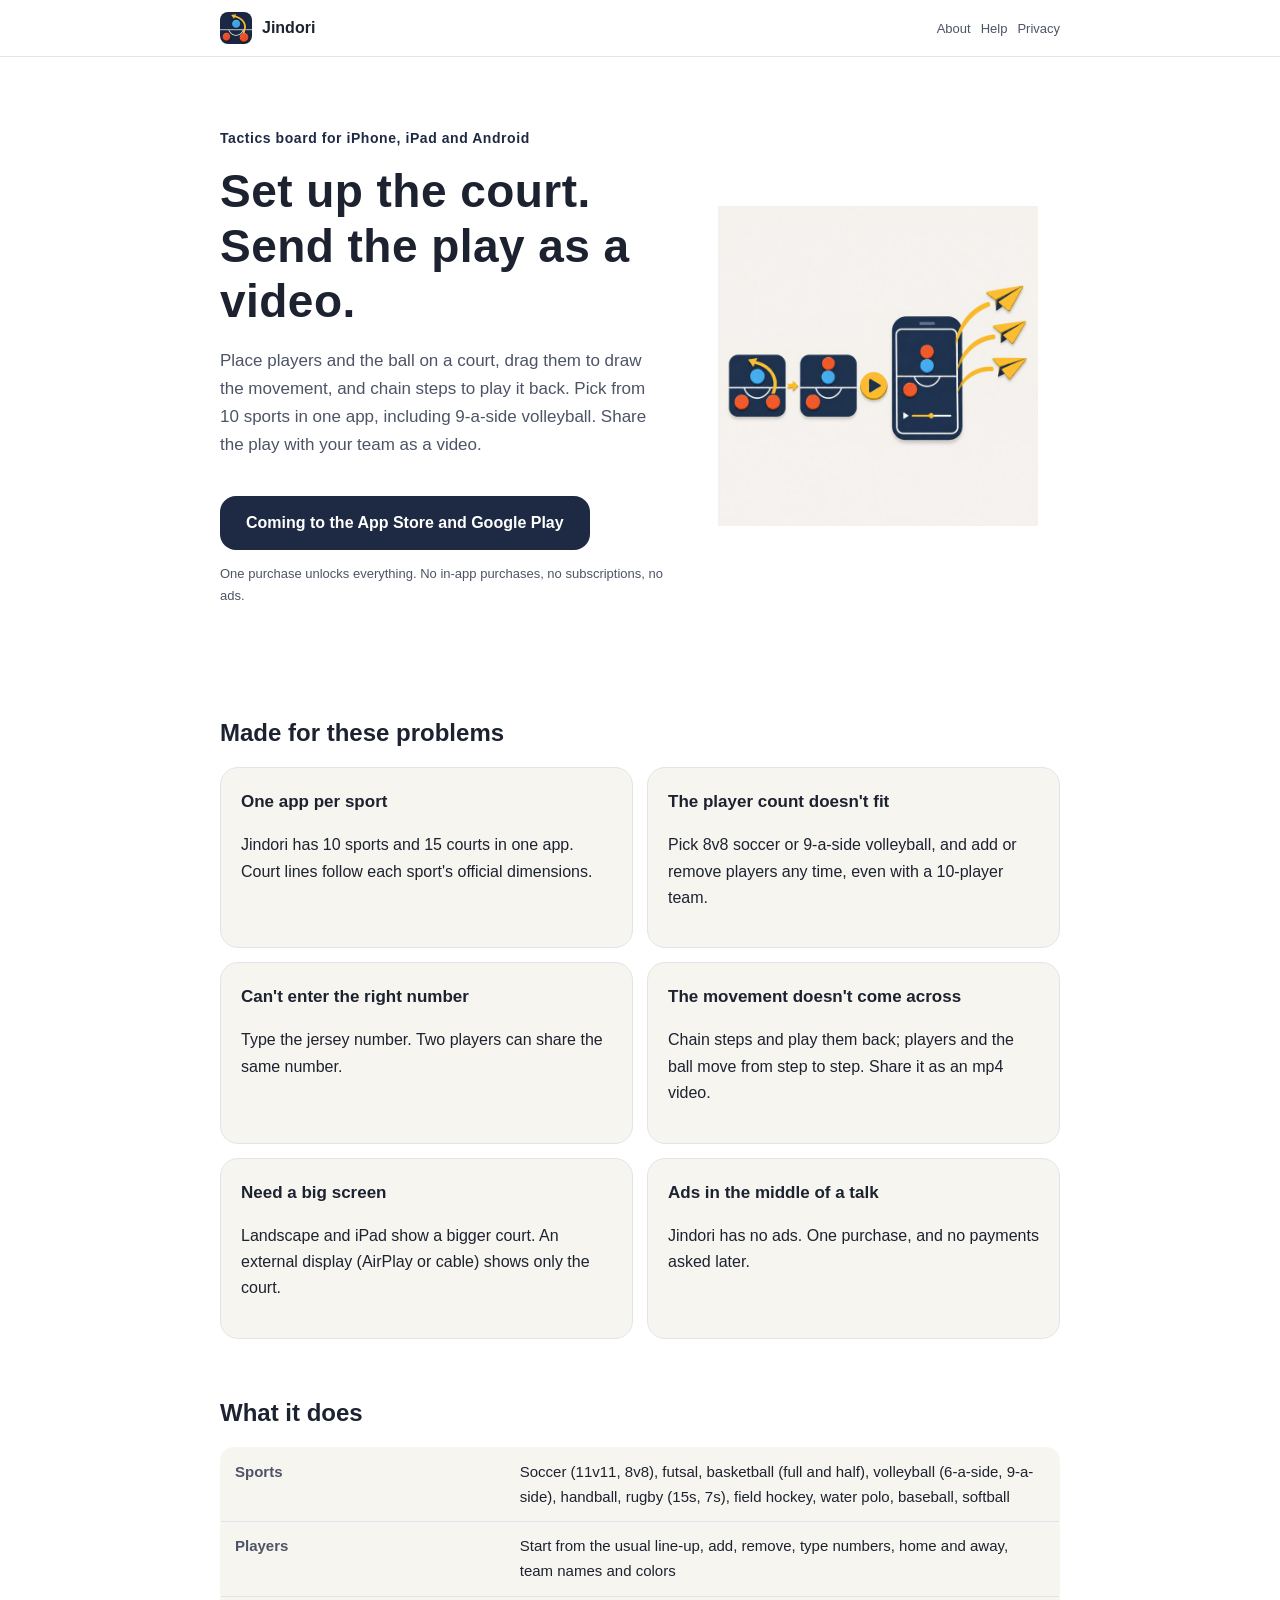
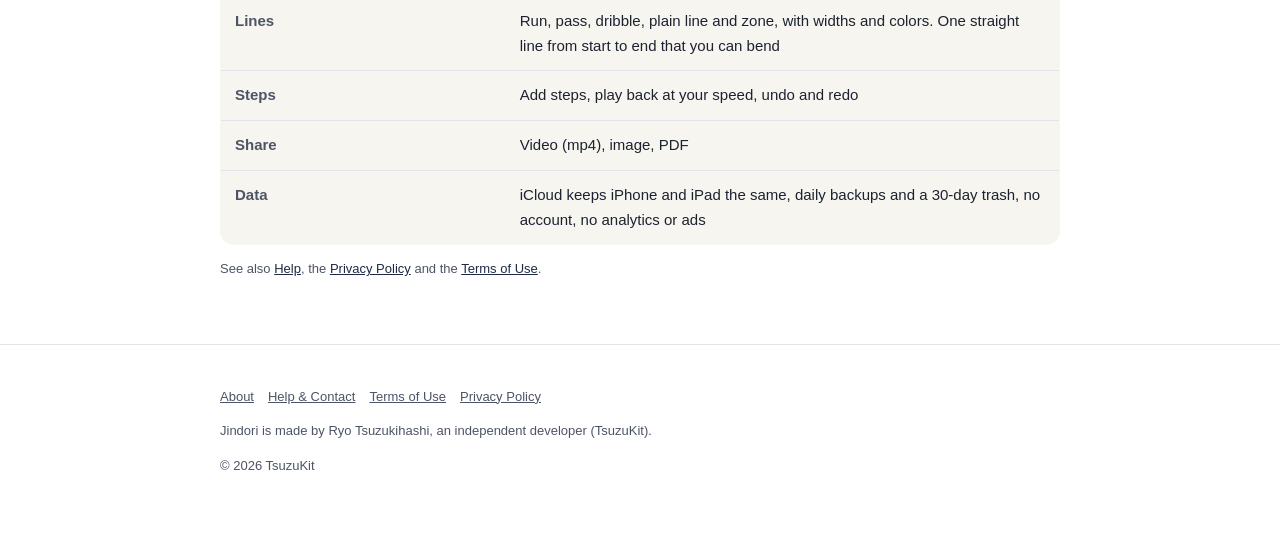
<file: index.html>
<!DOCTYPE html>
<html lang="ja" data-title-ja="じんどり｜1本で10の競技の作戦ボード" data-title-en="Jindori | Tactics board for 10 sports in one app">
<head>
<meta charset="UTF-8">
<meta name="viewport" content="width=device-width, initial-scale=1">
<script>(function(){var l=navigator.languages&&navigator.languages.length?navigator.languages:[navigator.language||"ja"],p="en";for(var i=0;i<l.length;i++){var c=String(l[i]).toLowerCase();if(c.indexOf("ja")===0){p="ja";break}if(c.indexOf("en")===0){p="en";break}}var d=document.documentElement;d.lang=p;var t=d.getAttribute("data-title-"+p);if(t){document.title=t}})();</script>
<title>じんどり｜1本で10の競技の作戦ボード</title>
<meta name="description" content="コートの上に選手とボールを置き、矢印で動きを描いて、場面をつないで見せる作戦ボード。サッカー・バスケ・バレー（9人制も）など10の競技。動きを動画にしてチームに送れる。広告なしの買い切り。 / Place players and the ball on a court, draw the movement and chain steps to show the play. Soccer, basketball, volleyball and more. Share the play as a video. No ads, one purchase.">
<meta property="og:title" content="じんどり｜1本で10の競技の作戦ボード">
<meta property="og:description" content="コートの上に選手とボールを置き、矢印で動きを描いて、場面をつないで見せる作戦ボード。サッカー・バスケ・バレー（9人制も）など10の競技。動きを動画にしてチームに送れる。広告なしの買い切り。">
<meta property="og:type" content="website">
<meta property="og:url" content="https://jindori.tsuzukit.com/">
<meta property="og:image" content="https://jindori.tsuzukit.com/assets/og.jpg">
<link rel="icon" href="assets/icon.png">
<link rel="apple-touch-icon" href="assets/icon.png">
<link rel="stylesheet" href="style.css">
</head>
<body>
<div data-l="ja" lang="ja">
<header class="site"><div class="wrap">
<a class="brand" href="./"><img src="assets/icon.png" alt="" width="32" height="32">じんどり</a>
<nav class="site"><a href="./">紹介</a><a href="support.html">使い方</a><a href="privacy.html">プライバシー</a></nav>
</div></header>
<main class="wrap">
<section class="hero">
<div>
<p class="eyebrow">iPhone・iPad・Android の作戦ボード</p>
<h1>コートに並べて、<br>動きを動画で送る。</h1>
<p class="lead">コートの上に選手とボールを置き、指で動かして矢印を描き、場面をつないで再生します。サッカー・バスケ・バレー（9人制も）など10の競技を、1本の中で選べます。動きは動画にして、チームのメンバーに送れます。</p>
<a class="cta" href="#store" id="store">App Store・Google Play で配信予定</a>
<p class="note">買い切りで全部の機能が使えます。アプリ内課金・サブスクリプション・広告はありません。</p>
</div>
<img src="assets/hero.jpg" alt="コートの場面を再生して、動画をチームに送るイラスト" width="360">
</section>

<h2>こんな困りごとのために</h2>
<div class="grid two">
<div class="card"><h3>競技ごとにアプリが分かれている</h3><p>じんどりは1本で10の競技・15のコートを選べます。コートの線は、各競技の規則の寸法で描いています。</p></div>
<div class="card"><h3>人数が合わない</h3><p>11人制以外も、9人制のバレーも選べます。選手はあとから足したり減らしたりできるので、10人のチームでも使えます。</p></div>
<div class="card"><h3>背番号が入れられない</h3><p>背番号は数字を打って入れます。同じ番号が2人いても入れられます。</p></div>
<div class="card"><h3>動きが伝わらない</h3><p>場面をつないで再生すると、選手とボールが場面から場面へ動きます。動画（mp4）にしてメンバーに送れます。</p></div>
<div class="card"><h3>大きな画面に映したい</h3><p>横向きと iPad ではコートを大きく。外のディスプレイ（AirPlay・ケーブル）にはコートだけを映せます。</p></div>
<div class="card"><h3>説明の途中で広告が出る</h3><p>じんどりに広告はありません。買い切りで、あとから支払いを求めることもありません。</p></div>
</div>

<h2>できること</h2>
<table>
<tr><th>競技</th><td>サッカー（11人制・8人制）・フットサル・バスケットボール（全面・半面）・バレーボール（6人制・9人制）・ハンドボール・ラグビー（15人制・7人制）・ホッケー・水球・野球・ソフトボール</td></tr>
<tr><th>選手</th><td>競技の人数とよくある並びから始める・足す・減らす・背番号を打って入れる・味方と相手・チームに名前と色</td></tr>
<tr><th>線</th><td>走る・パス・ドリブル・ただの線・囲み。太さと色。始めと終わりを結ぶ1本の直線（途中を曲げられる）</td></tr>
<tr><th>場面</th><td>場面を足す・再生（速さを変えられる）・元に戻す・やり直す</td></tr>
<tr><th>送る</th><td>動画（mp4）・画像・PDF</td></tr>
<tr><th>データ</th><td>iCloud で iPhone と iPad をそろえる・毎日の控えとゴミ箱（30日）・アカウントなし・解析と広告なし</td></tr>
</table>
<p class="note"><a href="support.html">使い方</a>・<a href="privacy.html">プライバシーポリシー</a>・<a href="terms.html">利用規約</a>もご覧ください。</p>
</main>
<footer class="site"><div class="wrap">
<p><a href="./">紹介</a><a href="support.html">使い方とお問い合わせ</a><a href="terms.html">利用規約</a><a href="privacy.html">プライバシーポリシー</a></p>
<p>じんどりは、個人開発者の續橋涼（TsuzuKit）が作っているアプリです。</p>
<p>© 2026 TsuzuKit</p>
</div></footer>
</div>
<div data-l="en" lang="en">
<header class="site"><div class="wrap">
<a class="brand" href="./"><img src="assets/icon.png" alt="" width="32" height="32">Jindori</a>
<nav class="site"><a href="./">About</a><a href="support.html">Help</a><a href="privacy.html">Privacy</a></nav>
</div></header>
<main class="wrap">
<section class="hero">
<div>
<p class="eyebrow">Tactics board for iPhone, iPad and Android</p>
<h1>Set up the court.<br>Send the play as a video.</h1>
<p class="lead">Place players and the ball on a court, drag them to draw the movement, and chain steps to play it back. Pick from 10 sports in one app, including 9-a-side volleyball. Share the play with your team as a video.</p>
<a class="cta" href="#store" id="store">Coming to the App Store and Google Play</a>
<p class="note">One purchase unlocks everything. No in-app purchases, no subscriptions, no ads.</p>
</div>
<img src="assets/hero.jpg" alt="Illustration of playing back steps on a court and sending the video to a team" width="360">
</section>

<h2>Made for these problems</h2>
<div class="grid two">
<div class="card"><h3>One app per sport</h3><p>Jindori has 10 sports and 15 courts in one app. Court lines follow each sport's official dimensions.</p></div>
<div class="card"><h3>The player count doesn't fit</h3><p>Pick 8v8 soccer or 9-a-side volleyball, and add or remove players any time, even with a 10-player team.</p></div>
<div class="card"><h3>Can't enter the right number</h3><p>Type the jersey number. Two players can share the same number.</p></div>
<div class="card"><h3>The movement doesn't come across</h3><p>Chain steps and play them back; players and the ball move from step to step. Share it as an mp4 video.</p></div>
<div class="card"><h3>Need a big screen</h3><p>Landscape and iPad show a bigger court. An external display (AirPlay or cable) shows only the court.</p></div>
<div class="card"><h3>Ads in the middle of a talk</h3><p>Jindori has no ads. One purchase, and no payments asked later.</p></div>
</div>

<h2>What it does</h2>
<table>
<tr><th>Sports</th><td>Soccer (11v11, 8v8), futsal, basketball (full and half), volleyball (6-a-side, 9-a-side), handball, rugby (15s, 7s), field hockey, water polo, baseball, softball</td></tr>
<tr><th>Players</th><td>Start from the usual line-up, add, remove, type numbers, home and away, team names and colors</td></tr>
<tr><th>Lines</th><td>Run, pass, dribble, plain line and zone, with widths and colors. One straight line from start to end that you can bend</td></tr>
<tr><th>Steps</th><td>Add steps, play back at your speed, undo and redo</td></tr>
<tr><th>Share</th><td>Video (mp4), image, PDF</td></tr>
<tr><th>Data</th><td>iCloud keeps iPhone and iPad the same, daily backups and a 30-day trash, no account, no analytics or ads</td></tr>
</table>
<p class="note">See also <a href="support.html">Help</a>, the <a href="privacy.html">Privacy Policy</a> and the <a href="terms.html">Terms of Use</a>.</p>
</main>
<footer class="site"><div class="wrap">
<p><a href="./">About</a><a href="support.html">Help & Contact</a><a href="terms.html">Terms of Use</a><a href="privacy.html">Privacy Policy</a></p>
<p>Jindori is made by Ryo Tsuzukihashi, an independent developer (TsuzuKit).</p>
<p>© 2026 TsuzuKit</p>
</div></footer>
</div>
</body>
</html>
</file>
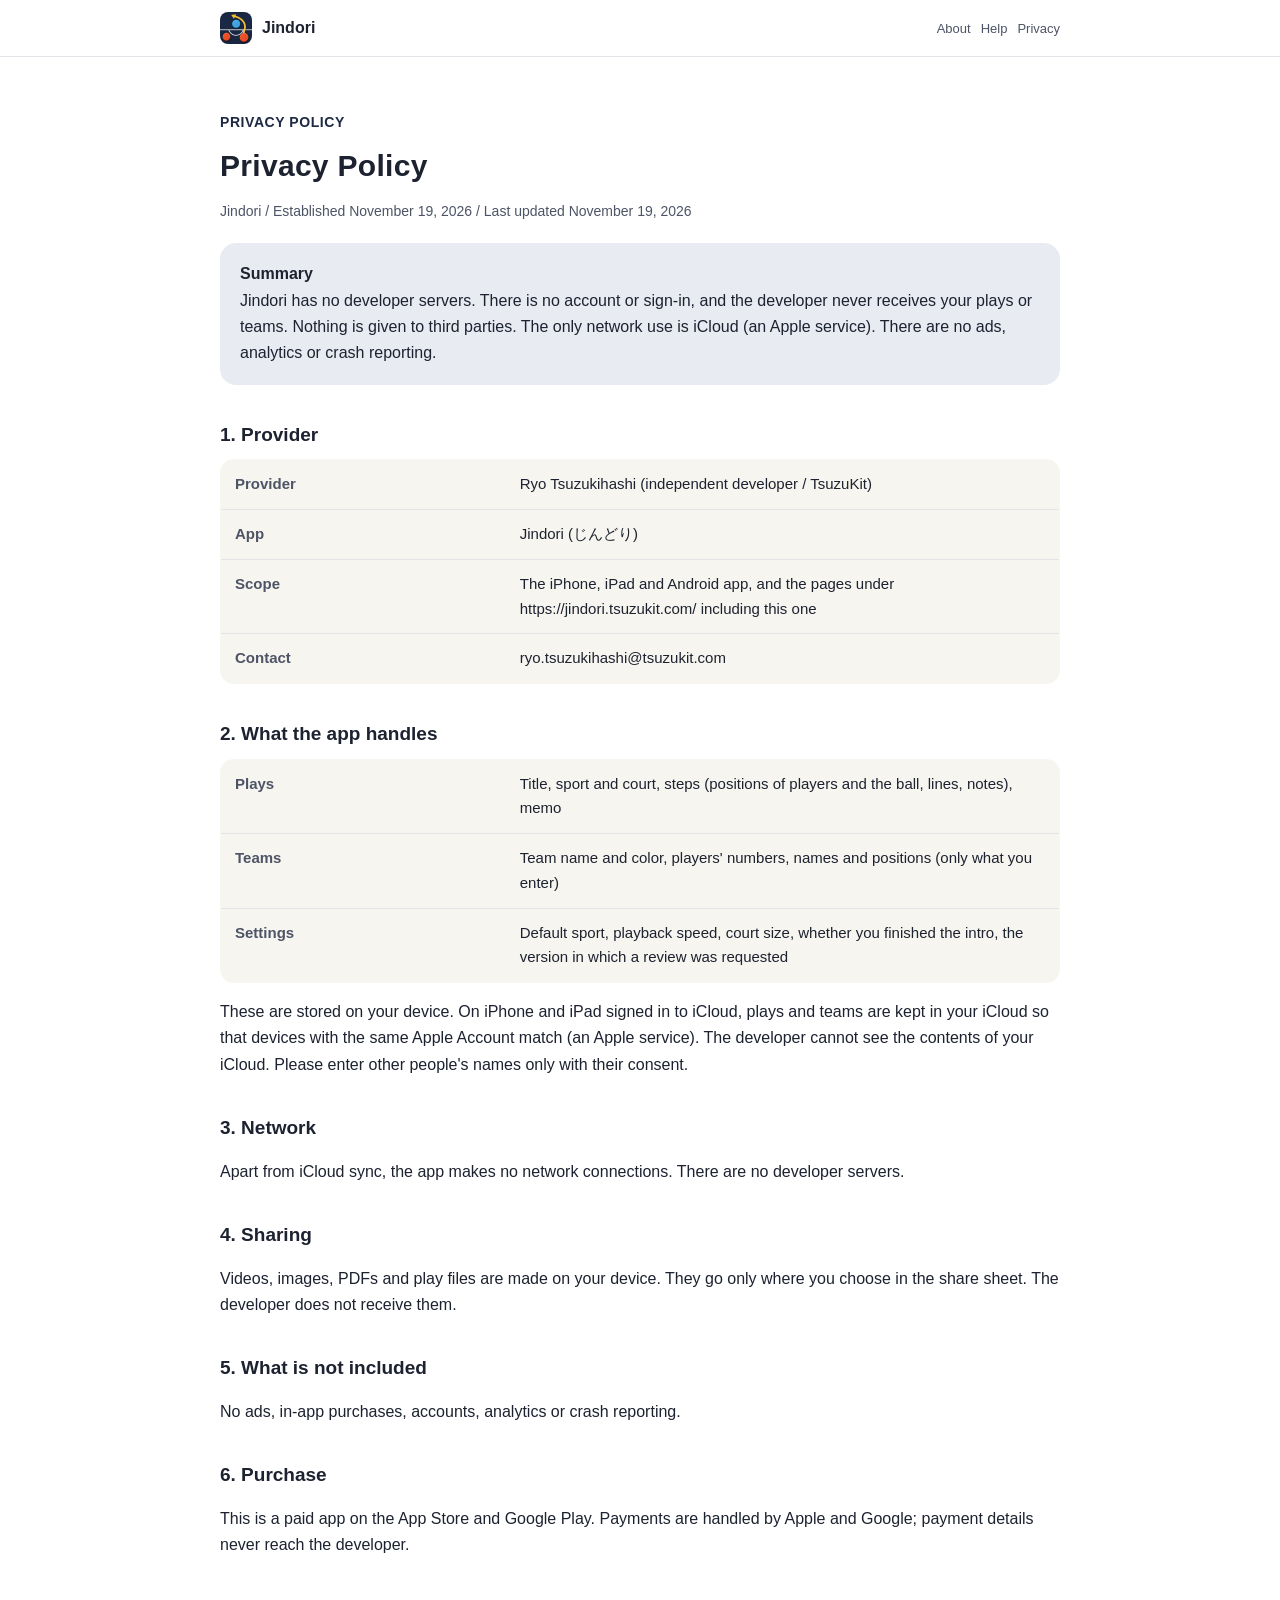
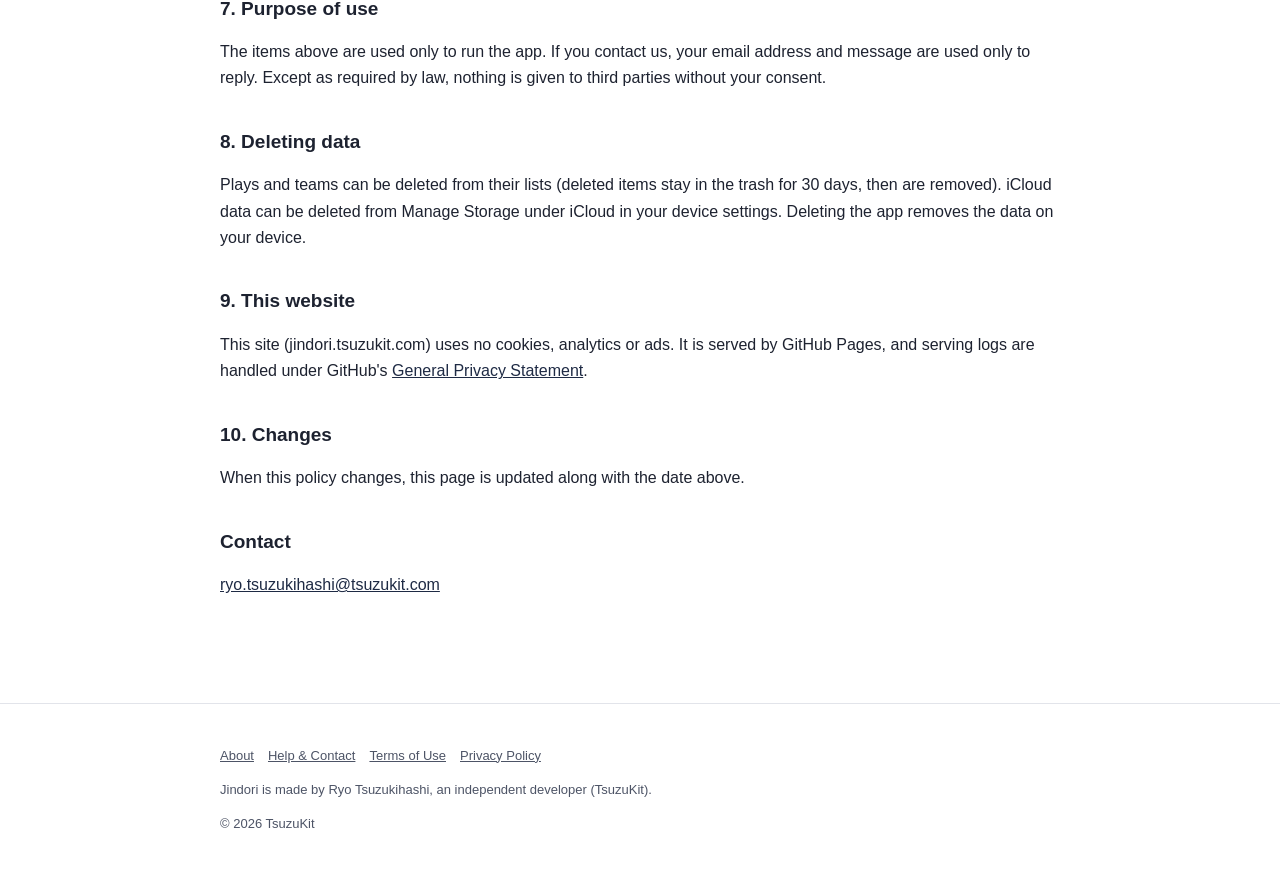
<file: privacy.html>
<!DOCTYPE html>
<html lang="ja" data-title-ja="プライバシーポリシー - じんどり" data-title-en="Privacy Policy - Jindori">
<head>
<meta charset="UTF-8">
<meta name="viewport" content="width=device-width, initial-scale=1">
<script>(function(){var l=navigator.languages&&navigator.languages.length?navigator.languages:[navigator.language||"ja"],p="en";for(var i=0;i<l.length;i++){var c=String(l[i]).toLowerCase();if(c.indexOf("ja")===0){p="ja";break}if(c.indexOf("en")===0){p="en";break}}var d=document.documentElement;d.lang=p;var t=d.getAttribute("data-title-"+p);if(t){document.title=t}})();</script>
<title>プライバシーポリシー - じんどり</title>
<meta name="description" content="じんどりのプライバシーポリシー。開発者は個人情報を集めません。通信は iCloud だけです。 / Privacy Policy for Jindori. The developer collects no personal information. The only network use is iCloud.">
<meta property="og:title" content="プライバシーポリシー - じんどり">
<meta property="og:description" content="じんどりのプライバシーポリシー。開発者は個人情報を集めません。通信は iCloud だけです。">
<meta property="og:type" content="website">
<meta property="og:url" content="https://jindori.tsuzukit.com/privacy.html">
<meta property="og:image" content="https://jindori.tsuzukit.com/assets/og.jpg">
<link rel="icon" href="assets/icon.png">
<link rel="apple-touch-icon" href="assets/icon.png">
<link rel="stylesheet" href="style.css">
</head>
<body>
<div data-l="ja" lang="ja">
<header class="site"><div class="wrap">
<a class="brand" href="./"><img src="assets/icon.png" alt="" width="32" height="32">じんどり</a>
<nav class="site"><a href="./">紹介</a><a href="support.html">使い方</a><a href="privacy.html">プライバシー</a></nav>
</div></header>
<main class="wrap">
<article class="doc">
<p class="eyebrow">PRIVACY POLICY</p>
<h1>プライバシーポリシー</h1>
<p class="meta">じんどり／制定日 2026年11月19日／改定日 2026年11月19日</p>
<div class="summary"><strong>このポリシーの要旨</strong><br>じんどりは、開発者のサーバーを持たないアプリです。アカウント登録やログインはなく、開発者があなたの作戦やチームの記録を受け取ることはありません。第三者に渡すこともありません。通信は iCloud（Apple のサービス）だけです。広告、分析ツール、クラッシュを報告する仕組みは入れていません。</div>
<h2>1. 提供者</h2>
<table>
<tr><th>提供者</th><td>續橋涼（個人開発者 / TsuzuKit）</td></tr>
<tr><th>アプリ名</th><td>じんどり（英語名 Jindori）</td></tr>
<tr><th>対象</th><td>iPhone・iPad・Android 向けアプリと、このページを含む https://jindori.tsuzukit.com/ 配下のページ</td></tr>
<tr><th>連絡先</th><td>ryo.tsuzukihashi@tsuzukit.com</td></tr>
</table>
<h2>2. アプリが扱うもの</h2>
<table>
<tr><th>作戦</th><td>題・競技とコート・場面（選手とボールの位置・線・一言）・メモ</td></tr>
<tr><th>チーム</th><td>チームの名前と色・選手の背番号・名前・ポジション（どれもあなたが入れたものだけ）</td></tr>
<tr><th>アプリの設定</th><td>既定の競技・再生の速さ・コートの大きさ・案内を終えたかどうか・レビューのお願いを出した版</td></tr>
</table>
<p>これらは端末の中に保存します。iCloud に入っている iPhone・iPad では、作戦とチームをあなたの iCloud に置き、同じ Apple アカウントの端末でそろえます（Apple のサービス）。開発者は、あなたの iCloud の中身を見ることはできません。選手の名前を入れるときは、その人の了解のうえで入れてください。</p>
<h2>3. 通信</h2>
<p>iCloud との同期のほかに、通信はしません。開発者のサーバーはありません。</p>
<h2>4. 書き出し</h2>
<p>動画・画像・PDF・作戦のファイルは端末の中で作ります。送り先は、あなたが共有の画面で選んだアプリやサービスです。開発者には届きません。</p>
<h2>5. 入れていないもの</h2>
<p>広告・アプリ内課金・アカウント登録・分析ツール・クラッシュの報告は入れていません。</p>
<h2>6. 購入</h2>
<p>本アプリは App Store と Google Play の有料アプリです。お支払いは Apple・Google が処理し、支払いの情報は開発者には届きません。</p>
<h2>7. 情報を使う目的</h2>
<p>上のものは、アプリを動かすためだけに使います。お問い合わせをいただいたときは、メールアドレスと内容をお返事のためだけに使います。法令にもとづく場合を除き、本人の同意なく第三者に渡すことはありません。</p>
<h2>8. 消したいとき</h2>
<p>作戦とチームは、それぞれの一覧から消せます（消したものはゴミ箱に30日残り、そのあと消えます）。iCloud の記録は、端末の設定の iCloud の「ストレージを管理」から消せます。アプリを消すと、端末の中のデータは消えます。</p>
<h2>9. このウェブサイトについて</h2>
<p>このサイト（jindori.tsuzukit.com）は、Cookie も、アクセスを計測する仕組みも、広告も使っていません。サイトは GitHub Pages で配信しており、配信の記録は GitHub の <a href="https://docs.github.com/ja/site-policy/privacy-policies/github-general-privacy-statement">プライバシーについての声明</a> に沿って扱われます。</p>
<h2>10. 改定</h2>
<p>このポリシーを変えるときは、このページを書きかえ、上の改定日を新しくします。</p>
<h2>お問い合わせ</h2>
<p><a href="mailto:ryo.tsuzukihashi@tsuzukit.com">ryo.tsuzukihashi@tsuzukit.com</a></p>
</article>
</main>
<footer class="site"><div class="wrap">
<p><a href="./">紹介</a><a href="support.html">使い方とお問い合わせ</a><a href="terms.html">利用規約</a><a href="privacy.html">プライバシーポリシー</a></p>
<p>じんどりは、個人開発者の續橋涼（TsuzuKit）が作っているアプリです。</p>
<p>© 2026 TsuzuKit</p>
</div></footer>
</div>
<div data-l="en" lang="en">
<header class="site"><div class="wrap">
<a class="brand" href="./"><img src="assets/icon.png" alt="" width="32" height="32">Jindori</a>
<nav class="site"><a href="./">About</a><a href="support.html">Help</a><a href="privacy.html">Privacy</a></nav>
</div></header>
<main class="wrap">
<article class="doc">
<p class="eyebrow">PRIVACY POLICY</p>
<h1>Privacy Policy</h1>
<p class="meta">Jindori / Established November 19, 2026 / Last updated November 19, 2026</p>
<div class="summary"><strong>Summary</strong><br>Jindori has no developer servers. There is no account or sign-in, and the developer never receives your plays or teams. Nothing is given to third parties. The only network use is iCloud (an Apple service). There are no ads, analytics or crash reporting.</div>
<h2>1. Provider</h2>
<table>
<tr><th>Provider</th><td>Ryo Tsuzukihashi (independent developer / TsuzuKit)</td></tr>
<tr><th>App</th><td>Jindori (じんどり)</td></tr>
<tr><th>Scope</th><td>The iPhone, iPad and Android app, and the pages under https://jindori.tsuzukit.com/ including this one</td></tr>
<tr><th>Contact</th><td>ryo.tsuzukihashi@tsuzukit.com</td></tr>
</table>
<h2>2. What the app handles</h2>
<table>
<tr><th>Plays</th><td>Title, sport and court, steps (positions of players and the ball, lines, notes), memo</td></tr>
<tr><th>Teams</th><td>Team name and color, players' numbers, names and positions (only what you enter)</td></tr>
<tr><th>Settings</th><td>Default sport, playback speed, court size, whether you finished the intro, the version in which a review was requested</td></tr>
</table>
<p>These are stored on your device. On iPhone and iPad signed in to iCloud, plays and teams are kept in your iCloud so that devices with the same Apple Account match (an Apple service). The developer cannot see the contents of your iCloud. Please enter other people's names only with their consent.</p>
<h2>3. Network</h2>
<p>Apart from iCloud sync, the app makes no network connections. There are no developer servers.</p>
<h2>4. Sharing</h2>
<p>Videos, images, PDFs and play files are made on your device. They go only where you choose in the share sheet. The developer does not receive them.</p>
<h2>5. What is not included</h2>
<p>No ads, in-app purchases, accounts, analytics or crash reporting.</p>
<h2>6. Purchase</h2>
<p>This is a paid app on the App Store and Google Play. Payments are handled by Apple and Google; payment details never reach the developer.</p>
<h2>7. Purpose of use</h2>
<p>The items above are used only to run the app. If you contact us, your email address and message are used only to reply. Except as required by law, nothing is given to third parties without your consent.</p>
<h2>8. Deleting data</h2>
<p>Plays and teams can be deleted from their lists (deleted items stay in the trash for 30 days, then are removed). iCloud data can be deleted from Manage Storage under iCloud in your device settings. Deleting the app removes the data on your device.</p>
<h2>9. This website</h2>
<p>This site (jindori.tsuzukit.com) uses no cookies, analytics or ads. It is served by GitHub Pages, and serving logs are handled under GitHub's <a href="https://docs.github.com/en/site-policy/privacy-policies/github-general-privacy-statement">General Privacy Statement</a>.</p>
<h2>10. Changes</h2>
<p>When this policy changes, this page is updated along with the date above.</p>
<h2>Contact</h2>
<p><a href="mailto:ryo.tsuzukihashi@tsuzukit.com">ryo.tsuzukihashi@tsuzukit.com</a></p>
</article>
</main>
<footer class="site"><div class="wrap">
<p><a href="./">About</a><a href="support.html">Help & Contact</a><a href="terms.html">Terms of Use</a><a href="privacy.html">Privacy Policy</a></p>
<p>Jindori is made by Ryo Tsuzukihashi, an independent developer (TsuzuKit).</p>
<p>© 2026 TsuzuKit</p>
</div></footer>
</div>
</body>
</html>
</file>
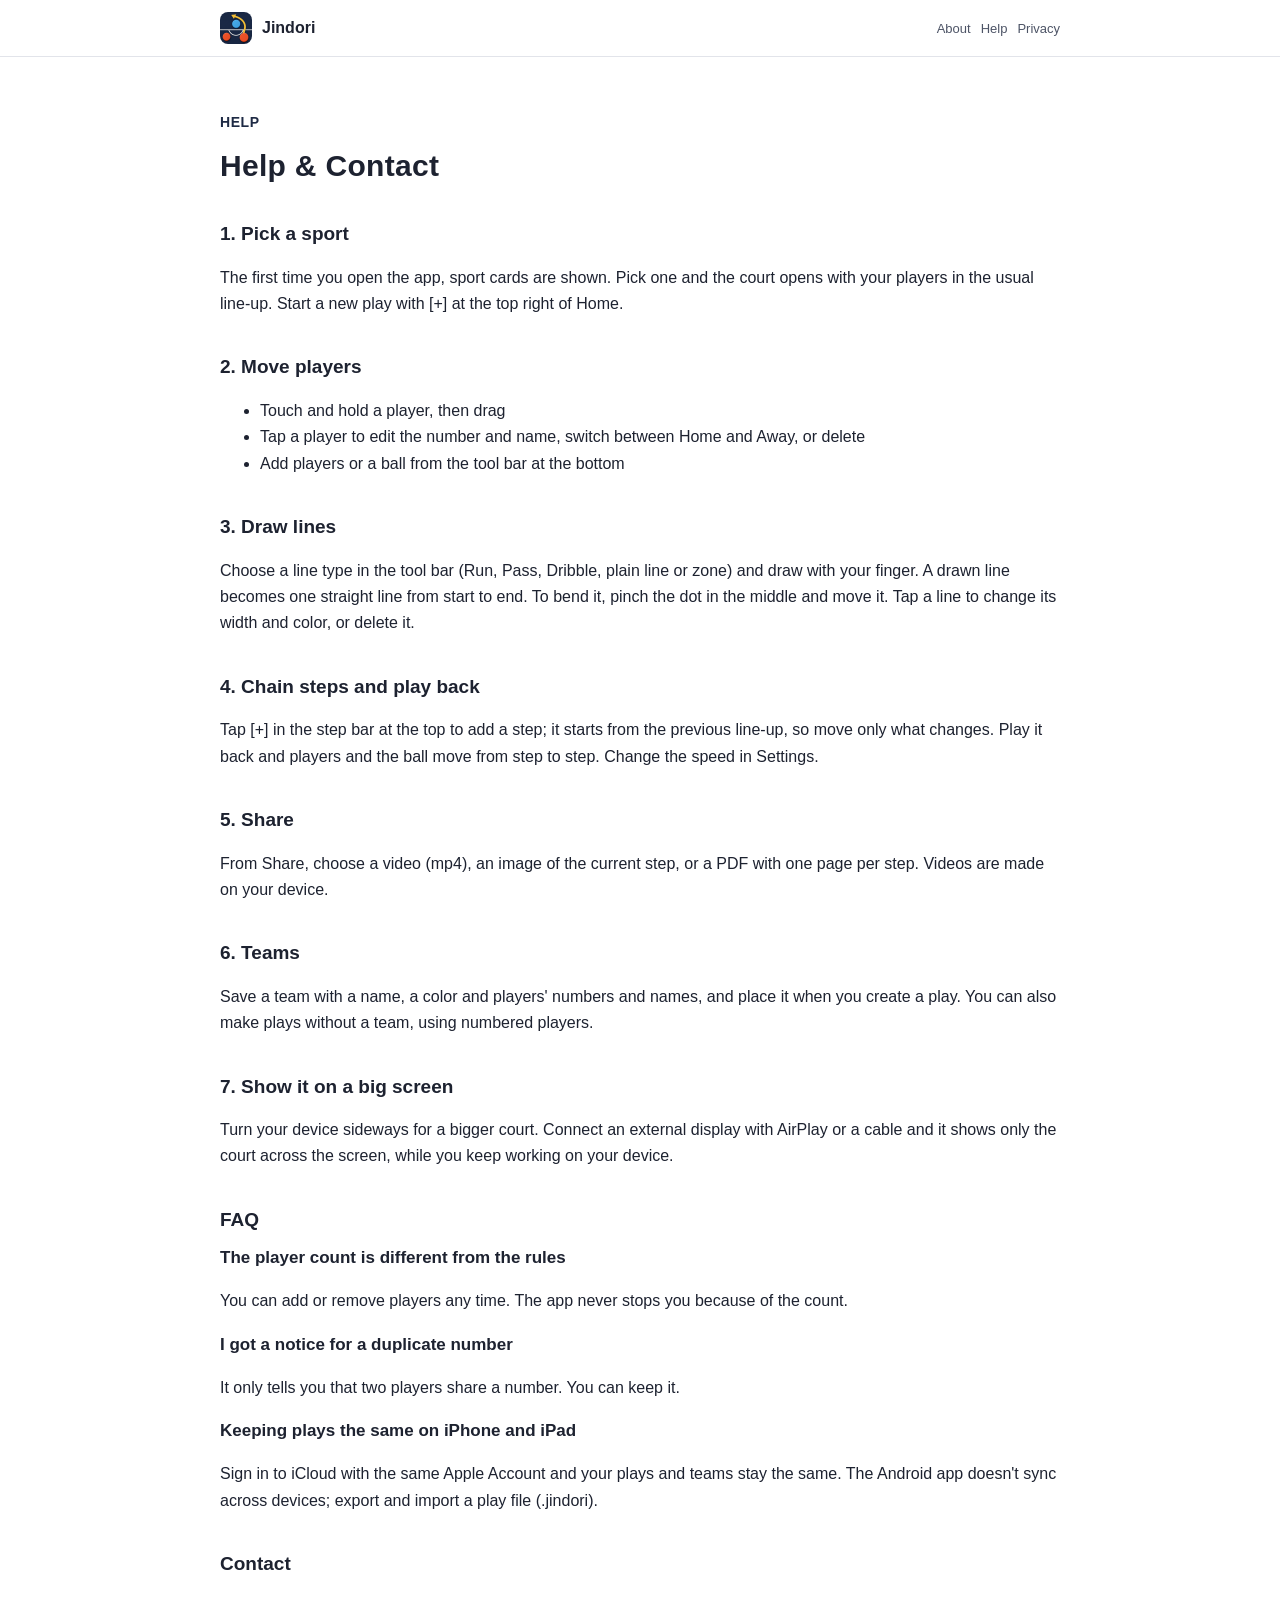
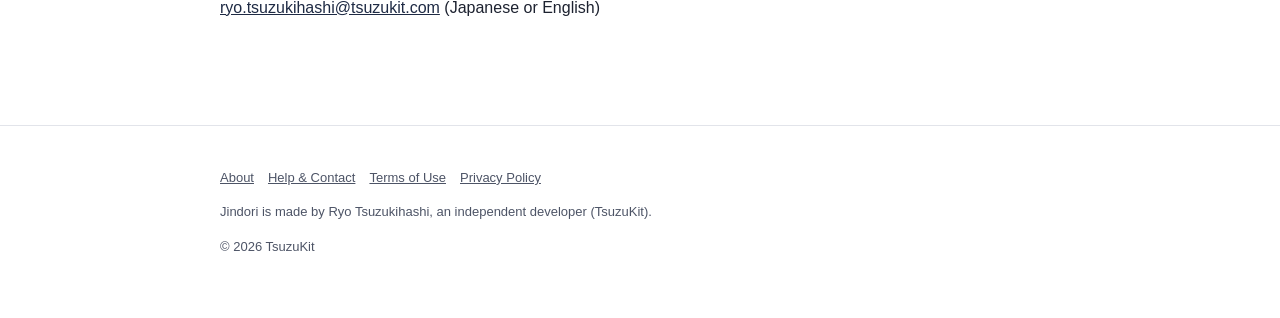
<file: support.html>
<!DOCTYPE html>
<html lang="ja" data-title-ja="使い方とお問い合わせ - じんどり" data-title-en="Help &amp; Contact - Jindori">
<head>
<meta charset="UTF-8">
<meta name="viewport" content="width=device-width, initial-scale=1">
<script>(function(){var l=navigator.languages&&navigator.languages.length?navigator.languages:[navigator.language||"ja"],p="en";for(var i=0;i<l.length;i++){var c=String(l[i]).toLowerCase();if(c.indexOf("ja")===0){p="ja";break}if(c.indexOf("en")===0){p="en";break}}var d=document.documentElement;d.lang=p;var t=d.getAttribute("data-title-"+p);if(t){document.title=t}})();</script>
<title>使い方とお問い合わせ - じんどり</title>
<meta name="description" content="じんどりの使い方（競技を選ぶ・選手を動かす・線・場面と再生・書き出し・チーム）とよくあるご質問、お問い合わせ。 / How to use Jindori (choosing a sport, moving players, lines, steps and playback, sharing, teams), FAQ and contact.">
<meta property="og:title" content="使い方とお問い合わせ - じんどり">
<meta property="og:description" content="じんどりの使い方（競技を選ぶ・選手を動かす・線・場面と再生・書き出し・チーム）とよくあるご質問、お問い合わせ。">
<meta property="og:type" content="website">
<meta property="og:url" content="https://jindori.tsuzukit.com/support.html">
<meta property="og:image" content="https://jindori.tsuzukit.com/assets/og.jpg">
<link rel="icon" href="assets/icon.png">
<link rel="apple-touch-icon" href="assets/icon.png">
<link rel="stylesheet" href="style.css">
</head>
<body>
<div data-l="ja" lang="ja">
<header class="site"><div class="wrap">
<a class="brand" href="./"><img src="assets/icon.png" alt="" width="32" height="32">じんどり</a>
<nav class="site"><a href="./">紹介</a><a href="support.html">使い方</a><a href="privacy.html">プライバシー</a></nav>
</div></header>
<main class="wrap">
<article class="doc">
<p class="eyebrow">HELP</p>
<h1>使い方とお問い合わせ</h1>
<h2>1. 競技を選ぶ</h2>
<p>はじめて開くと、競技の札が並びます。1つ選ぶと、その競技のコートに、味方の選手が人数ぶんよくある並びで置かれます。新しい作戦はホームの右上の［＋］から作ります。</p>
<h2>2. 選手を動かす</h2>
<ul>
<li>選手を長押しして引っぱると動きます</li>
<li>選手を押すと、背番号と名前を直す・味方と相手を入れかえる・消す、が選べます</li>
<li>下の道具の帯から、選手やボールを足せます</li>
</ul>
<h2>3. 線を引く</h2>
<p>道具の帯で線の種類（走る・パス・ドリブル・ただの線・囲み）を選び、指で引きます。引いた線は始めと終わりを結ぶ1本の直線になります。曲げたいときは、線の真ん中の点をつまんで動かします。線を押すと、太さと色を変えたり消したりできます。</p>
<h2>4. 場面をつないで再生する</h2>
<p>上の場面の帯の［＋］で場面を足すと、前の場面の並びから始まります。動かしたいものだけ動かしてください。再生すると、選手とボールが場面から場面へ動きます。速さは設定で変えられます。</p>
<h2>5. 送る</h2>
<p>作戦の共有から、動画（mp4）・画像（今の場面）・PDF（場面ごとに1ページ）を選べます。動画は端末の中で作ります。</p>
<h2>6. チーム</h2>
<p>チームに名前と色、選手の背番号と名前を登録しておくと、作戦を作るときにそのチームを置けます。チームが無くても、背番号だけの選手で作れます。</p>
<h2>7. 大きな画面に映す</h2>
<p>端末を横にすると、コートが大きくなります。AirPlay やケーブルで外のディスプレイにつなぐと、外にはコートだけを横いっぱいに映し、手元の端末では今までどおり動かせます。</p>
<h2>よくあるご質問</h2>
<h3>人数が競技の決まりと違います</h3>
<p>選手はいつでも足したり減らしたりできます。人数の決まりで止めることはありません。</p>
<h3>同じ背番号を入れたら注意が出ました</h3>
<p>同じ番号が2人いることを知らせるだけで、そのまま入れられます。</p>
<h3>iPhone と iPad で作戦をそろえたい</h3>
<p>同じ Apple アカウントで iCloud に入っていれば、作戦とチームがそろいます。Android 版は端末をまたいだ同期をしないので、作戦のファイル（.jindori）で書き出して読みこんでください。</p>
<h2>お問い合わせ</h2>
<p><a href="mailto:ryo.tsuzukihashi@tsuzukit.com">ryo.tsuzukihashi@tsuzukit.com</a>（日本語・英語）</p>
</article>
</main>
<footer class="site"><div class="wrap">
<p><a href="./">紹介</a><a href="support.html">使い方とお問い合わせ</a><a href="terms.html">利用規約</a><a href="privacy.html">プライバシーポリシー</a></p>
<p>じんどりは、個人開発者の續橋涼（TsuzuKit）が作っているアプリです。</p>
<p>© 2026 TsuzuKit</p>
</div></footer>
</div>
<div data-l="en" lang="en">
<header class="site"><div class="wrap">
<a class="brand" href="./"><img src="assets/icon.png" alt="" width="32" height="32">Jindori</a>
<nav class="site"><a href="./">About</a><a href="support.html">Help</a><a href="privacy.html">Privacy</a></nav>
</div></header>
<main class="wrap">
<article class="doc">
<p class="eyebrow">HELP</p>
<h1>Help &amp; Contact</h1>
<h2>1. Pick a sport</h2>
<p>The first time you open the app, sport cards are shown. Pick one and the court opens with your players in the usual line-up. Start a new play with [+] at the top right of Home.</p>
<h2>2. Move players</h2>
<ul>
<li>Touch and hold a player, then drag</li>
<li>Tap a player to edit the number and name, switch between Home and Away, or delete</li>
<li>Add players or a ball from the tool bar at the bottom</li>
</ul>
<h2>3. Draw lines</h2>
<p>Choose a line type in the tool bar (Run, Pass, Dribble, plain line or zone) and draw with your finger. A drawn line becomes one straight line from start to end. To bend it, pinch the dot in the middle and move it. Tap a line to change its width and color, or delete it.</p>
<h2>4. Chain steps and play back</h2>
<p>Tap [+] in the step bar at the top to add a step; it starts from the previous line-up, so move only what changes. Play it back and players and the ball move from step to step. Change the speed in Settings.</p>
<h2>5. Share</h2>
<p>From Share, choose a video (mp4), an image of the current step, or a PDF with one page per step. Videos are made on your device.</p>
<h2>6. Teams</h2>
<p>Save a team with a name, a color and players' numbers and names, and place it when you create a play. You can also make plays without a team, using numbered players.</p>
<h2>7. Show it on a big screen</h2>
<p>Turn your device sideways for a bigger court. Connect an external display with AirPlay or a cable and it shows only the court across the screen, while you keep working on your device.</p>
<h2>FAQ</h2>
<h3>The player count is different from the rules</h3>
<p>You can add or remove players any time. The app never stops you because of the count.</p>
<h3>I got a notice for a duplicate number</h3>
<p>It only tells you that two players share a number. You can keep it.</p>
<h3>Keeping plays the same on iPhone and iPad</h3>
<p>Sign in to iCloud with the same Apple Account and your plays and teams stay the same. The Android app doesn't sync across devices; export and import a play file (.jindori).</p>
<h2>Contact</h2>
<p><a href="mailto:ryo.tsuzukihashi@tsuzukit.com">ryo.tsuzukihashi@tsuzukit.com</a> (Japanese or English)</p>
</article>
</main>
<footer class="site"><div class="wrap">
<p><a href="./">About</a><a href="support.html">Help & Contact</a><a href="terms.html">Terms of Use</a><a href="privacy.html">Privacy Policy</a></p>
<p>Jindori is made by Ryo Tsuzukihashi, an independent developer (TsuzuKit).</p>
<p>© 2026 TsuzuKit</p>
</div></footer>
</div>
</body>
</html>
</file>
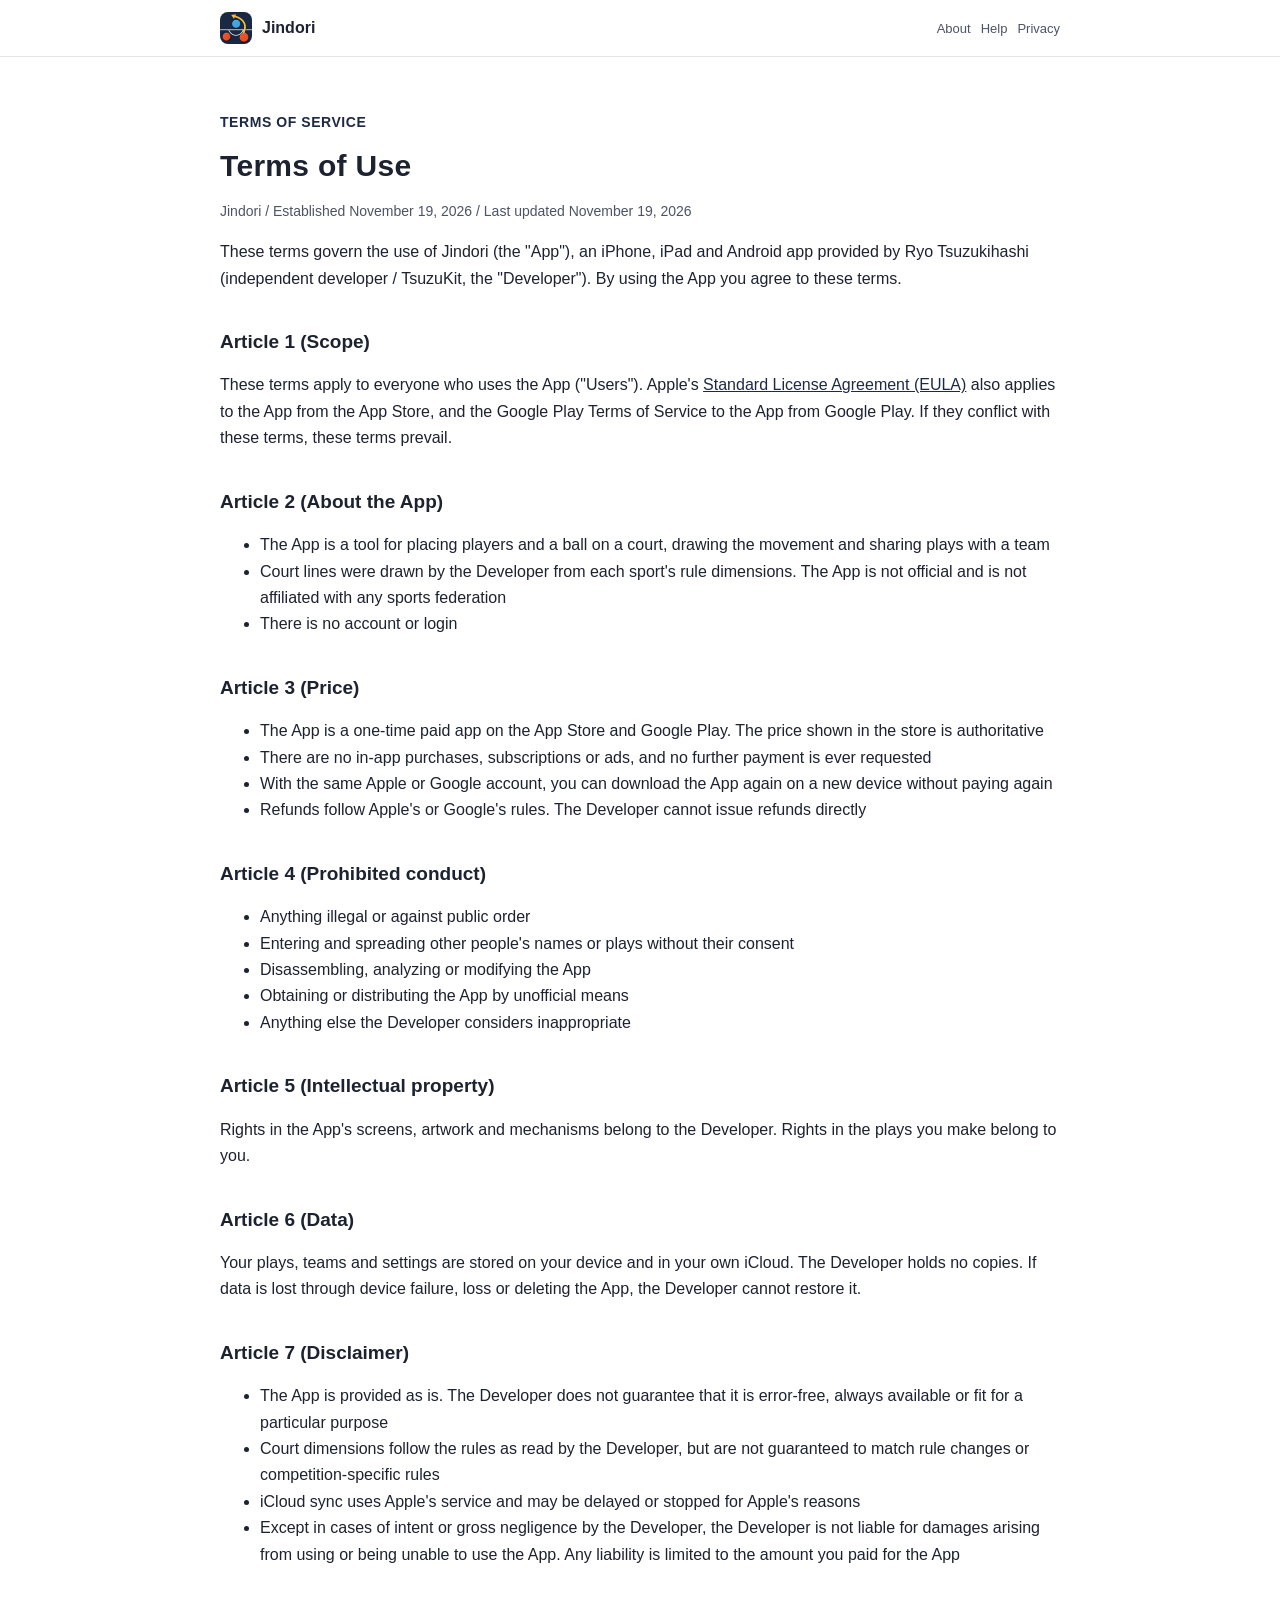
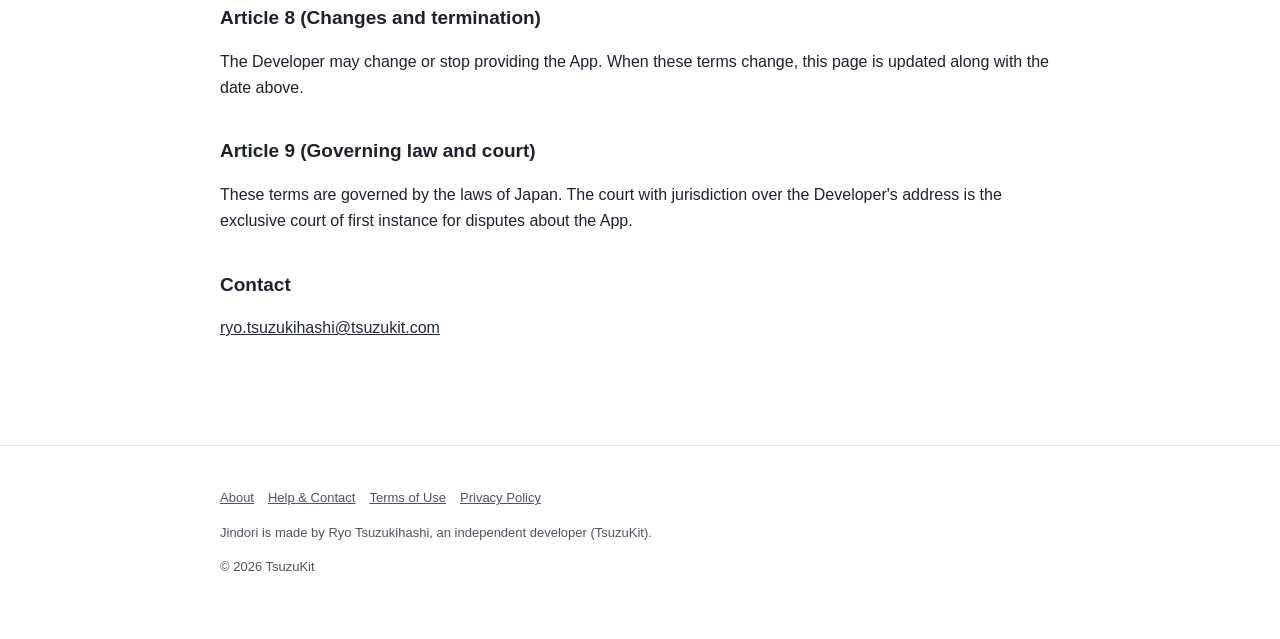
<file: terms.html>
<!DOCTYPE html>
<html lang="ja" data-title-ja="利用規約 - じんどり" data-title-en="Terms of Use - Jindori">
<head>
<meta charset="UTF-8">
<meta name="viewport" content="width=device-width, initial-scale=1">
<script>(function(){var l=navigator.languages&&navigator.languages.length?navigator.languages:[navigator.language||"ja"],p="en";for(var i=0;i<l.length;i++){var c=String(l[i]).toLowerCase();if(c.indexOf("ja")===0){p="ja";break}if(c.indexOf("en")===0){p="en";break}}var d=document.documentElement;d.lang=p;var t=d.getAttribute("data-title-"+p);if(t){document.title=t}})();</script>
<title>利用規約 - じんどり</title>
<meta name="description" content="じんどりの利用規約。 / Terms of Use for Jindori.">
<meta property="og:title" content="利用規約 - じんどり">
<meta property="og:description" content="じんどりの利用規約。">
<meta property="og:type" content="website">
<meta property="og:url" content="https://jindori.tsuzukit.com/terms.html">
<meta property="og:image" content="https://jindori.tsuzukit.com/assets/og.jpg">
<link rel="icon" href="assets/icon.png">
<link rel="apple-touch-icon" href="assets/icon.png">
<link rel="stylesheet" href="style.css">
</head>
<body>
<div data-l="ja" lang="ja">
<header class="site"><div class="wrap">
<a class="brand" href="./"><img src="assets/icon.png" alt="" width="32" height="32">じんどり</a>
<nav class="site"><a href="./">紹介</a><a href="support.html">使い方</a><a href="privacy.html">プライバシー</a></nav>
</div></header>
<main class="wrap">
<article class="doc">
<p class="eyebrow">TERMS OF SERVICE</p>
<h1>利用規約</h1>
<p class="meta">じんどり／制定日 2026年11月19日／改定日 2026年11月19日</p>
<p>この規約は、續橋涼（個人開発者 / TsuzuKit。以下「開発者」）が提供する iPhone・iPad・Android アプリ「じんどり」（以下「本アプリ」）を使うときの決まりです。本アプリを使った時点で、この規約に同意したものとします。</p>
<h2>第1条（適用）</h2>
<p>この規約は、本アプリを使うすべての方（以下「利用者」）に適用されます。App Store から入れた本アプリには、Apple が定める<a href="https://www.apple.com/legal/internet-services/itunes/dev/stdeula/">標準のライセンス契約（EULA）</a>も、Google Play から入れた本アプリには Google Play の利用規約も、あわせて適用されます。この規約とそれらが食い違うときは、この規約を優先します。</p>
<h2>第2条（本アプリについて）</h2>
<ul>
<li>本アプリは、コートの上に選手とボールを置いて動きを描き、チームで作戦を見せ合うための道具です</li>
<li>コートの線は、各競技の規則の寸法をもとに開発者が描いたものです。本アプリは競技団体の公式のものではなく、競技団体と関係はありません</li>
<li>アカウント登録やログインはありません</li>
</ul>
<h2>第3条（料金）</h2>
<ul>
<li>本アプリは、App Store・Google Play で購入する買い切りの有料アプリです。価格はストアに表示されるものが正です</li>
<li>アプリ内課金、サブスクリプション、広告はありません。購入したあとに追加の支払いを求めることはありません</li>
<li>同じ Apple アカウント・Google アカウントであれば、機種変更やアプリの入れ直しのときに、もう一度お支払いいただかずにダウンロードできます</li>
<li>返金は Apple・Google の規定に従います。開発者が直接返金することはできません</li>
</ul>
<h2>第4条（禁止事項）</h2>
<p>本アプリを使うとき、次のことをしてはいけません。</p>
<ul>
<li>法令や公序良俗に反すること</li>
<li>他人の名前や作戦を、その人の了解なく入れて広めること</li>
<li>本アプリを分解・解析・改変すること</li>
<li>本アプリを正規の方法以外で入手したり、配ったりすること</li>
<li>そのほか、開発者が不適切と判断すること</li>
</ul>
<h2>第5条（知的財産）</h2>
<p>本アプリの画面・絵・仕組みについての権利は、開発者にあります。利用者が作った作戦の権利は、利用者にあります。</p>
<h2>第6条（データ）</h2>
<p>作戦・チーム・設定は、利用者の端末と、利用者の iCloud に保存されます。開発者はその記録を持っていません。端末の故障や紛失、アプリの削除などで消えても、開発者は元に戻すことができません。</p>
<h2>第7条（免責事項）</h2>
<ul>
<li>本アプリは、そのままの状態で提供します。開発者は、本アプリに誤りがないこと、いつでも使えること、特定の目的に合うことを保証しません</li>
<li>コートの寸法は規則を読んで描いていますが、規則の改定や大会ごとの決まりに合っていることは保証しません</li>
<li>iCloud の同期は Apple のサービスを使うため、Apple の都合で遅れたり止まったりすることがあります</li>
<li>本アプリを使ったこと、または使えなかったことで利用者や周りの人に損害が生じても、開発者に故意または重大な過失がある場合を除き、開発者は責任を負いません。責任を負う場合も、利用者が本アプリに支払った金額を上限とします</li>
</ul>
<h2>第8条（変更と終了）</h2>
<p>開発者は、本アプリの内容を変えること、提供を終えることがあります。この規約を変えるときは、このページを書きかえ、上の改定日を新しくします。</p>
<h2>第9条（準拠法と裁判所）</h2>
<p>この規約は日本法に従います。本アプリについての争いは、開発者の住所地を管轄する裁判所を、第一審の専属的な合意管轄裁判所とします。</p>
<h2>お問い合わせ</h2>
<p><a href="mailto:ryo.tsuzukihashi@tsuzukit.com">ryo.tsuzukihashi@tsuzukit.com</a></p>
</article>
</main>
<footer class="site"><div class="wrap">
<p><a href="./">紹介</a><a href="support.html">使い方とお問い合わせ</a><a href="terms.html">利用規約</a><a href="privacy.html">プライバシーポリシー</a></p>
<p>じんどりは、個人開発者の續橋涼（TsuzuKit）が作っているアプリです。</p>
<p>© 2026 TsuzuKit</p>
</div></footer>
</div>
<div data-l="en" lang="en">
<header class="site"><div class="wrap">
<a class="brand" href="./"><img src="assets/icon.png" alt="" width="32" height="32">Jindori</a>
<nav class="site"><a href="./">About</a><a href="support.html">Help</a><a href="privacy.html">Privacy</a></nav>
</div></header>
<main class="wrap">
<article class="doc">
<p class="eyebrow">TERMS OF SERVICE</p>
<h1>Terms of Use</h1>
<p class="meta">Jindori / Established November 19, 2026 / Last updated November 19, 2026</p>
<p>These terms govern the use of Jindori (the "App"), an iPhone, iPad and Android app provided by Ryo Tsuzukihashi (independent developer / TsuzuKit, the "Developer"). By using the App you agree to these terms.</p>
<h2>Article 1 (Scope)</h2>
<p>These terms apply to everyone who uses the App ("Users"). Apple's <a href="https://www.apple.com/legal/internet-services/itunes/dev/stdeula/">Standard License Agreement (EULA)</a> also applies to the App from the App Store, and the Google Play Terms of Service to the App from Google Play. If they conflict with these terms, these terms prevail.</p>
<h2>Article 2 (About the App)</h2>
<ul>
<li>The App is a tool for placing players and a ball on a court, drawing the movement and sharing plays with a team</li>
<li>Court lines were drawn by the Developer from each sport's rule dimensions. The App is not official and is not affiliated with any sports federation</li>
<li>There is no account or login</li>
</ul>
<h2>Article 3 (Price)</h2>
<ul>
<li>The App is a one-time paid app on the App Store and Google Play. The price shown in the store is authoritative</li>
<li>There are no in-app purchases, subscriptions or ads, and no further payment is ever requested</li>
<li>With the same Apple or Google account, you can download the App again on a new device without paying again</li>
<li>Refunds follow Apple's or Google's rules. The Developer cannot issue refunds directly</li>
</ul>
<h2>Article 4 (Prohibited conduct)</h2>
<ul>
<li>Anything illegal or against public order</li>
<li>Entering and spreading other people's names or plays without their consent</li>
<li>Disassembling, analyzing or modifying the App</li>
<li>Obtaining or distributing the App by unofficial means</li>
<li>Anything else the Developer considers inappropriate</li>
</ul>
<h2>Article 5 (Intellectual property)</h2>
<p>Rights in the App's screens, artwork and mechanisms belong to the Developer. Rights in the plays you make belong to you.</p>
<h2>Article 6 (Data)</h2>
<p>Your plays, teams and settings are stored on your device and in your own iCloud. The Developer holds no copies. If data is lost through device failure, loss or deleting the App, the Developer cannot restore it.</p>
<h2>Article 7 (Disclaimer)</h2>
<ul>
<li>The App is provided as is. The Developer does not guarantee that it is error-free, always available or fit for a particular purpose</li>
<li>Court dimensions follow the rules as read by the Developer, but are not guaranteed to match rule changes or competition-specific rules</li>
<li>iCloud sync uses Apple's service and may be delayed or stopped for Apple's reasons</li>
<li>Except in cases of intent or gross negligence by the Developer, the Developer is not liable for damages arising from using or being unable to use the App. Any liability is limited to the amount you paid for the App</li>
</ul>
<h2>Article 8 (Changes and termination)</h2>
<p>The Developer may change or stop providing the App. When these terms change, this page is updated along with the date above.</p>
<h2>Article 9 (Governing law and court)</h2>
<p>These terms are governed by the laws of Japan. The court with jurisdiction over the Developer's address is the exclusive court of first instance for disputes about the App.</p>
<h2>Contact</h2>
<p><a href="mailto:ryo.tsuzukihashi@tsuzukit.com">ryo.tsuzukihashi@tsuzukit.com</a></p>
</article>
</main>
<footer class="site"><div class="wrap">
<p><a href="./">About</a><a href="support.html">Help & Contact</a><a href="terms.html">Terms of Use</a><a href="privacy.html">Privacy Policy</a></p>
<p>Jindori is made by Ryo Tsuzukihashi, an independent developer (TsuzuKit).</p>
<p>© 2026 TsuzuKit</p>
</div></footer>
</div>
</body>
</html>
</file>
<file: style.css>
/* じんどり — 白い地・墨の文字・濃紺の差し色（白の上で 4.5:1 以上） */
:root {
  --paper: #ffffff; --card: #f7f5ef; --ink: #1d2230; --sub: #4d5466; --line: #e2e4ea;
  --vermilion: #1e2a44; --vermilion-soft: #e8ebf2; --navy: #1e2a44; --correct: #1e2a44;
}
@media (prefers-color-scheme: dark) {
  :root { --paper: #11141c; --card: #1a1f2b; --ink: #eef0f5; --sub: #b2b8c6; --line: #283041;
    --vermilion: #f2c14e; --vermilion-soft: #2a2a22; --navy: #9db7e0; --correct: #f2c14e; }
}
* { box-sizing: border-box; }
html { -webkit-text-size-adjust: 100%; }
body { margin: 0; background: var(--paper); color: var(--ink); line-height: 1.8;
  font-family: -apple-system, BlinkMacSystemFont, "Hiragino Sans", "Hiragino Kaku Gothic ProN", "Noto Sans JP", sans-serif; }
a { color: var(--navy); }
.wrap { max-width: 880px; margin: 0 auto; padding: 0 20px; }
header.site { border-bottom: 1px solid var(--line); background: var(--paper); position: sticky; top: 0; z-index: 5; }
header.site .wrap { display: flex; align-items: center; gap: 16px; min-height: 56px; }
.brand { display: flex; align-items: center; gap: 10px; font-weight: 800; text-decoration: none; color: var(--ink); margin-right: auto; }
.brand img { width: 32px; height: 32px; border-radius: 8px; }
nav.site a { font-size: 14px; text-decoration: none; color: var(--sub); margin-left: 14px; white-space: nowrap; }
nav.site a:hover { color: var(--ink); }
.hero { padding: 56px 0 40px; display: grid; gap: 32px; align-items: center; }
@media (min-width: 760px) { .hero { grid-template-columns: 1.1fr 0.9fr; } }
.eyebrow { color: var(--vermilion); font-weight: 700; font-size: 14px; letter-spacing: 0.04em; }
h1 { font-size: clamp(30px, 6vw, 46px); line-height: 1.35; margin: 8px 0 16px; letter-spacing: 0.01em; }
h2 { font-size: 24px; margin: 56px 0 16px; line-height: 1.5; }
h3 { font-size: 17px; margin: 0 0 6px; }
.lead { font-size: 17px; color: var(--sub); }
.cta { display: inline-block; margin-top: 20px; background: var(--vermilion); color: #ffffff; font-weight: 700; text-decoration: none;
  padding: 14px 26px; border-radius: 16px; }
.note { font-size: 13px; color: var(--sub); }
.hero img { width: 100%; max-width: 320px; height: auto; justify-self: center; }
.grid { display: grid; gap: 14px; }
@media (min-width: 700px) { .grid.two { grid-template-columns: 1fr 1fr; } .grid.three { grid-template-columns: repeat(3, 1fr); } }
.card { background: var(--card); border: 1px solid var(--line); border-radius: 18px; padding: 20px; }
.card.em { background: var(--vermilion-soft); border-color: transparent; }
.steps { counter-reset: step; }
.steps .card { position: relative; padding-left: 62px; }
.steps .card::before { counter-increment: step; content: counter(step); position: absolute; left: 18px; top: 18px; width: 32px; height: 32px;
  border-radius: 50%; border: 2.5px solid var(--vermilion); color: var(--vermilion); font-weight: 800; display: grid; place-items: center; }
table { width: 100%; border-collapse: collapse; background: var(--card); border: 1px solid var(--line); border-radius: 14px; overflow: hidden; }
th, td { text-align: left; padding: 12px 14px; border-bottom: 1px solid var(--line); vertical-align: top; font-size: 15px; }
th { width: 34%; color: var(--sub); font-weight: 600; }
tr:last-child th, tr:last-child td { border-bottom: none; }
.doc { padding: 40px 0 24px; }
.doc h1 { font-size: 30px; }
.doc h2 { font-size: 19px; margin: 36px 0 10px; }
.doc .meta { color: var(--sub); font-size: 14px; }
.doc .summary { background: var(--vermilion-soft); border-radius: 16px; padding: 18px 20px; margin: 20px 0; }
details { background: var(--card); border: 1px solid var(--line); border-radius: 14px; padding: 14px 18px; }
details + details { margin-top: 10px; }
summary { font-weight: 700; cursor: pointer; }
footer.site { border-top: 1px solid var(--line); margin-top: 64px; padding: 28px 0 48px; color: var(--sub); font-size: 13px; }
footer.site a { color: var(--sub); margin-right: 14px; }
.qid { font-family: ui-monospace, SFMono-Regular, Menlo, monospace; background: var(--card); border: 1px solid var(--line);
  border-radius: 8px; padding: 2px 8px; }
/* 端末の言語に合うほうだけ見せる（build.py が両方を1ページに入れる） */
html[lang="ja"] [data-l="en"], html[lang="en"] [data-l="ja"] { display: none; }
[lang="en"] { line-height: 1.65; }
[lang="en"] h1 { line-height: 1.2; }
[lang="en"] nav.site a { font-size: 13px; margin-left: 10px; }
@media (max-width: 480px) { nav.site a { font-size: 12px; margin-left: 8px; } header.site .wrap { gap: 4px; } .brand { gap: 7px; font-size: 15px; } }
.brand { white-space: nowrap; flex-shrink: 0; }
/* 幅の狭い画面では、上の帯の「紹介」を出さない（左のアプリ名が同じ行き先） */
@media (max-width: 480px) { nav.site a:first-child { display: none; } }
</file>
